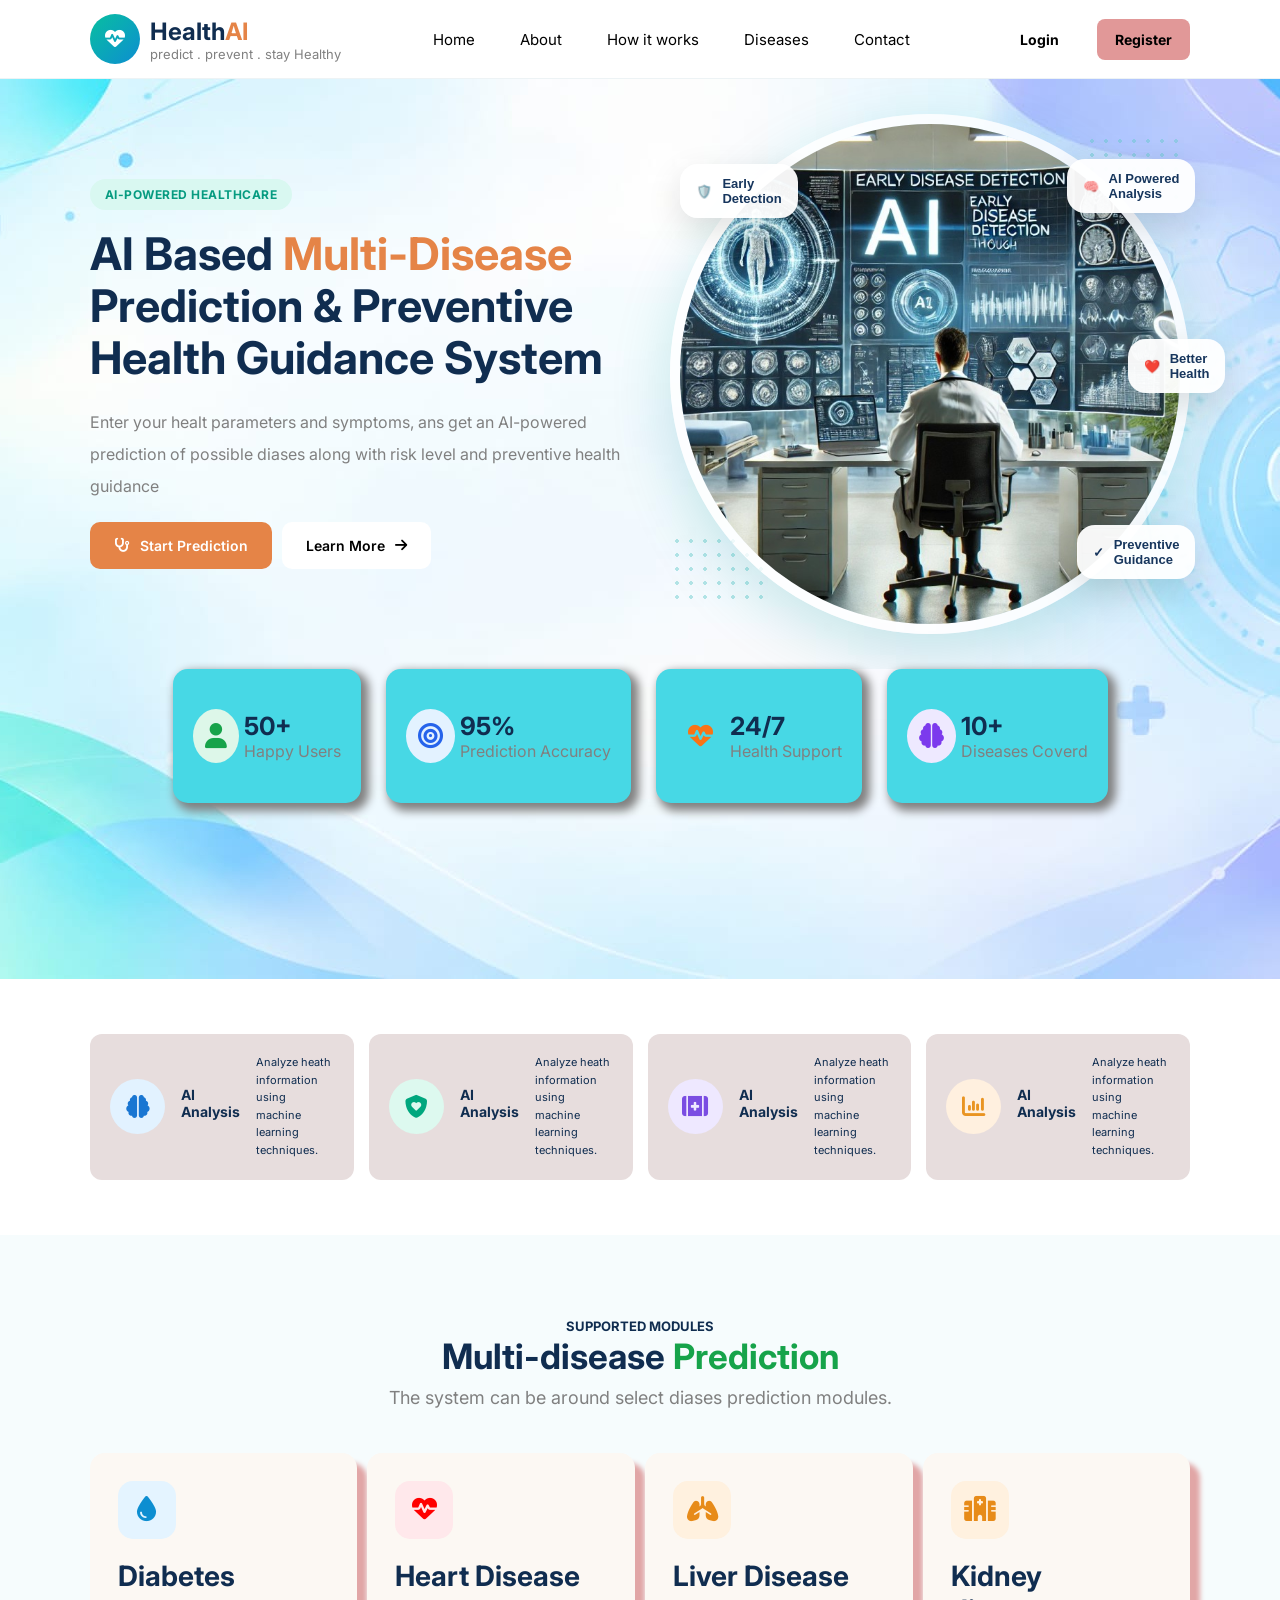
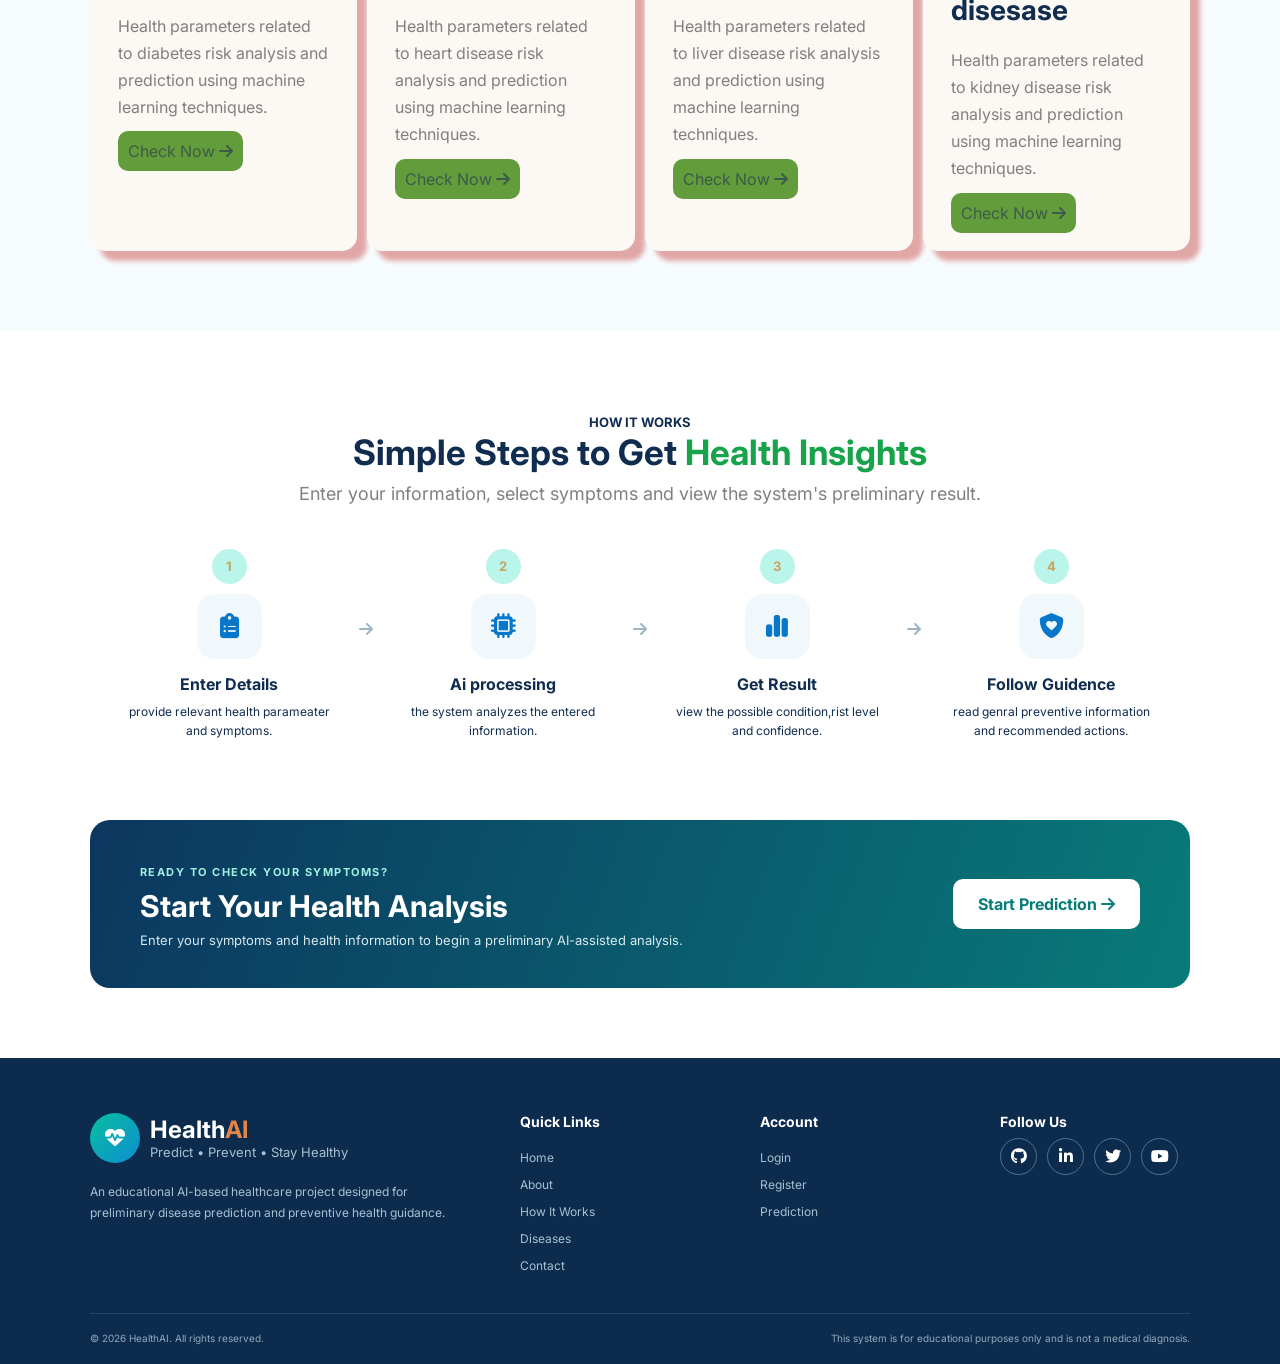
<file: index.html>
<!DOCTYPE html>
<html lang="en">
<head>
    <meta charset="UTF-8">
    <meta name="viewport" content="width=device-width, initial-scale=1.0">
    <title>HealthAI | AI Disease Prediction</title>
    <link rel="preconnect" href="https://fonts.googleapis.com">
    <link rel="preconnect" href="https://fonts.gstatic.com" crossorigin>
    <link href="https://fonts.googleapis.com/css2?family=Inter:wght@400;500;600;700;800&display=swap" rel="stylesheet">
    <link rel="stylesheet"
          href="https://cdnjs.cloudflare.com/ajax/libs/font-awesome/6.7.2/css/all.min.css">

    <link rel="stylesheet" href="style.css">
</head>
<body>
    <header class="navbar">
        <div class="logo">
            <div class="logo-icon">
                <i class="fa-solid fa-heart-pulse"></i>
            </div>
            <div>
                <h2>Health<span>AI</span></h2>
                <p>predict . prevent . stay Healthy</p>
            </div>
        </div>
        <nav>
            <a href="#">Home</a>
            <a href="#">About</a>
            <a href="#">How it works</a>
            <a href="#">Diseases</a>
            <a href="#">Contact</a>
        </nav>
        <div class="nav-button">
            <a href="login.html" class="login-button">Login</a>
            <a href="register.html" class="reg-button">Register</a>
        </div>
    </header>

   <section class="main">
    <div class="hero">
    <div class="hero-left">
        <span class="small-heading">
            AI-POWERED HEALTHCARE
        </span>
        <h1>
            AI Based
            <span>Multi-Disease</span>
            <br>
            Prediction & Preventive
            <br>
            Health Guidance System
        </h1>
        <p>Enter your healt parameters and symptoms, ans get an AI-powered prediction of possible diases along with risk level and preventive health guidance</p>
        <div class="hero-button">
            <a href="prediction.html" class="primary-btn">
                <i class="fa-solid fa-stethoscope"></i>
                Start Prediction
            </a>
             <a href="#how-it-works" class="secondary-btn">
                Learn More
                <i class="fa-solid fa-arrow-right"></i>
            </a>
        </div>
    </div>
    
    <!-- <div class="left-side">
        <img src="1737145242316.jpeg" alt="image">
    </div> -->
    <div class="hero-image-area">

    <!-- Main Image -->
    <div class="hero-image">
        <img src="1737145242316.jpeg" alt="AI Healthcare">
    </div>

    <!-- Around Image -->
    <div class="health-badge badge-top-left">
        🛡️
        <span>Early<br>Detection</span>
    </div>

    <div class="health-badge badge-top-right">
        🧠
        <span>AI Powered<br>Analysis</span>
    </div>

    <div class="health-badge badge-right">
        ❤️
        <span>Better<br>Health</span>
    </div>

    <div class="health-badge badge-bottom-right">
        ✓
        <span>Preventive<br>Guidance</span>
    </div>

    <!-- Decorative circles -->
    <div class="dot-pattern dots-1"></div>
    <div class="dot-pattern dots-2"></div>
</div>
</div>
<div class="health-stats">
    <div class="hero-content">
        <div class="hero-icon1 ">
            <i class="fa-solid fa-user"></i>
        </div>
        <div class="hero-p">
        <strong>50+</strong>
        <span>Happy Users</span>
        </div>
    </div>

     <div class="hero-content">
        <div class="hero-icon2">
           <i class="fa-solid fa-bullseye"></i>
        </div>
         <div class="hero-p">
        <strong>95%</strong>
        <span>Prediction Accuracy</span>
        </div>
    </div>


     <div class="hero-content">
        <div class="hero-icon3">
          <i class="fa-solid fa-heart-pulse"></i>
        </div>
         <div class="hero-p">
        <strong>24/7</strong>
        <span>Health Support</span>
        </div>
    </div>


     <div class="hero-content">
        <div class="hero-icon4">
            <i class="fa-solid fa-brain"></i>
        </div>
        <div class="hero-p">
        <strong>10+</strong>
        <span>Diseases Coverd</span>
        </div>
    </div>


</div>
   </section>
   <section class="feature">
    <div class="feature-card">
        <div class="feature-icon blue-icon">
            <i class="fa-solid fa-brain"></i>
        </div>
                <h3>AI Analysis</h3>
                <p>Analyze heath information using machine learning techniques.</p>
            </div>
        </div> 
    </div>


  <div class="feature-card">
        <div class="feature-icon green-icon">
            <i class="fa-solid fa-shield-heart"></i>
        </div>
                <h3>AI Analysis</h3>
                <p>Analyze heath information using machine learning techniques.</p>
            </div>
        </div> 
    </div>


  <div class="feature-card">
        <div class="feature-icon purple-icon">
            <i class="fa-solid fa-kit-medical"></i>
        </div>
                <h3>AI Analysis</h3>
                <p>Analyze heath information using machine learning techniques.</p>
            </div>
        </div> 
    </div>


      <div class="feature-card">
        <div class="feature-icon orange-icon">
            <i class="fa-solid fa-chart-column"></i>
        </div>
                <h3>AI Analysis</h3>
                <p>Analyze heath information using machine learning techniques.</p>
            </div>
        </div> 
    </div>
   </section>
  <section class="diseases">
        <div class="section-title">
            <span>SUPPORTED MODULES </span>
            <h3>Multi-disease <strong>Prediction</strong></h3>
            <p>The system can be around select diases prediction modules.</p>
        </div>
    </div>
    <div class="diseases-grid">
        <div class="diseases-box">
            <div class="box-icon diabetes-icon">
                <i class="fa-solid fa-droplet"></i>
            </div>
            <h3>Diabetes</h3>
            <p>Health parameters related to diabetes risk analysis and prediction using machine learning techniques.</p>
            <a href="prediction.html">
                Check Now <i class="fa-solid fa-arrow-right"></i>
            </a>
        </div>
         <div class="diseases-box">
            <div class="box-icon heart-icon">
                <i class="fa-solid fa-heart-pulse"></i>
            </div>
            <h3>Heart Disease</h3>
            <p>Health parameters related to heart disease risk analysis and prediction using machine learning techniques.</p>
            <a href="prediction.html">
                Check Now <i class="fa-solid fa-arrow-right"></i>
            </a>
        </div>

         <div class="diseases-box">
            <div class="box-icon liver-icon">
                <i class="fa-solid fa-lungs"></i>
            </div>
            <h3>Liver Disease</h3>
            <p>Health parameters related to liver disease risk analysis and prediction using machine learning techniques.</p>
            <a href="prediction.html">
                Check Now <i class="fa-solid fa-arrow-right"></i>
            </a>
        </div>

         <div class="diseases-box">
            <div class="box-icon liver-icon">
                <i class="fa-solid fa-hospital""></i>
            </div>
            <h3>Kidney disesase</h3>
            <p>Health parameters related to kidney disease risk analysis and prediction using machine learning techniques.</p>
            <a href="prediction.html">
                Check Now <i class="fa-solid fa-arrow-right"></i>
            </a>
        </div>

    </div>
  </section>
  <section class="how-it-work">
    <div class="section-title">
        <span>HOW IT WORKS</span>
         <h3>Simple Steps to Get <strong>Health Insights</strong> </h3>
         <p>Enter your information, select symptoms and view the system's preliminary result.</p>
         </div>
         <div class="steps">
            <div class="step">
                <div class="step-number">
                    1
                </div>
                <div class="step-icon">
                    <i class="fa-solid fa-clipboard-list"></i>
                </div>
                <h4>Enter Details</h4>
                <p>provide relevant health parameater and symptoms.</p>
            </div>

            <div class="arrow">
            <i class="fa-solid fa-arrow-right"></i>
        </div>


               <div class="step">
                <div class="step-number">
                    2
                </div>
                <div class="step-icon">
                    <i class="fa-solid fa-microchip"></i>
                </div>
                <h4>Ai processing</h4>
                <p>the system analyzes the entered information.</p>
            </div>

            <div class="arrow">
            <i class="fa-solid fa-arrow-right"></i>
        </div>



               <div class="step">
                <div class="step-number">
                    3
                </div>
                <div class="step-icon">
                    <i class="fa-solid fa-chart-simple"></i>
                </div>
                <h4>Get Result</h4>
                <p>view the possible condition,rist level and confidence.</p>
            </div>


            <div class="arrow">
            <i class="fa-solid fa-arrow-right"></i>
        </div>


               <div class="step">
                <div class="step-number">
                    4
                </div>
                <div class="step-icon">
                   <i class="fa-solid fa-shield-heart"></i>
                </div>
                <h4>Follow Guidence</h4>
               <p>read genral preventive information and recommended actions.</p>
            </div>

            </div>
  </section>
  <section class="cta">

    <div>

        <span>READY TO CHECK YOUR SYMPTOMS?</span>

        <h2>
            Start Your Health Analysis
        </h2>

        <p>
            Enter your symptoms and health information
            to begin a preliminary AI-assisted analysis.
        </p>

    </div>

    <a href="prediction.html" class="cta-btn">
        Start Prediction
        <i class="fa-solid fa-arrow-right"></i>
    </a>

</section>
<footer id="contact">
    <div class="footer-main">
        <div class="footer-brand">
            <div class="logo footer-logo">
                <div class="logo-icon">
                    <i class="fa-solid fa-heart-pulse"></i>
                </div>
                <div>
                    <h2>Health<span>AI</span></h2>
                    <p>Predict • Prevent • Stay Healthy</p>
                </div>
            </div>
            <p class="footer-text">
                An educational AI-based healthcare project
                designed for preliminary disease prediction
                and preventive health guidance.
            </p>
        </div>
        <div class="footer-links">
            <h3>Quick Links</h3>
            <a href="index.html">Home</a>
            <a href="#about">About</a>
            <a href="#how-it-works">How It Works</a>
            <a href="#diseases">Diseases</a>
            <a href="#contact">Contact</a>
        </div>
        <div class="footer-links">
            <h3>Account</h3>
            <a href="login.html">Login</a>
            <a href="register.html">Register</a>
            <a href="prediction.html">Prediction</a>
        </div>
        <div class="footer-social">
            <h3>Follow Us</h3>
            <div class="social-icons">
                <a href="https://github.com/settings/profile">
                    <i class="fa-brands fa-github"></i>
                </a>
                <a href="https://www.linkedin.com/in/rajnish-yadav-671202396?utm_source=share&utm_campaign=share_via&utm_content=profile&utm_medium=android_app">
                    <i class="fa-brands fa-linkedin-in"></i>
                </a>
                <a href="#">
                    <i class="fa-brands fa-twitter"></i>
                </a>
                <a href="#">
                    <i class="fa-brands fa-youtube"></i>
                </a>
            </div>
        </div>
    </div>
    <div class="footer-bottom">
        <p>
            © 2026 HealthAI. All rights reserved.
        </p>
        <p>
            This system is for educational purposes only
            and is not a medical diagnosis.
        </p>
    </div>
</footer>



</html>
</file>
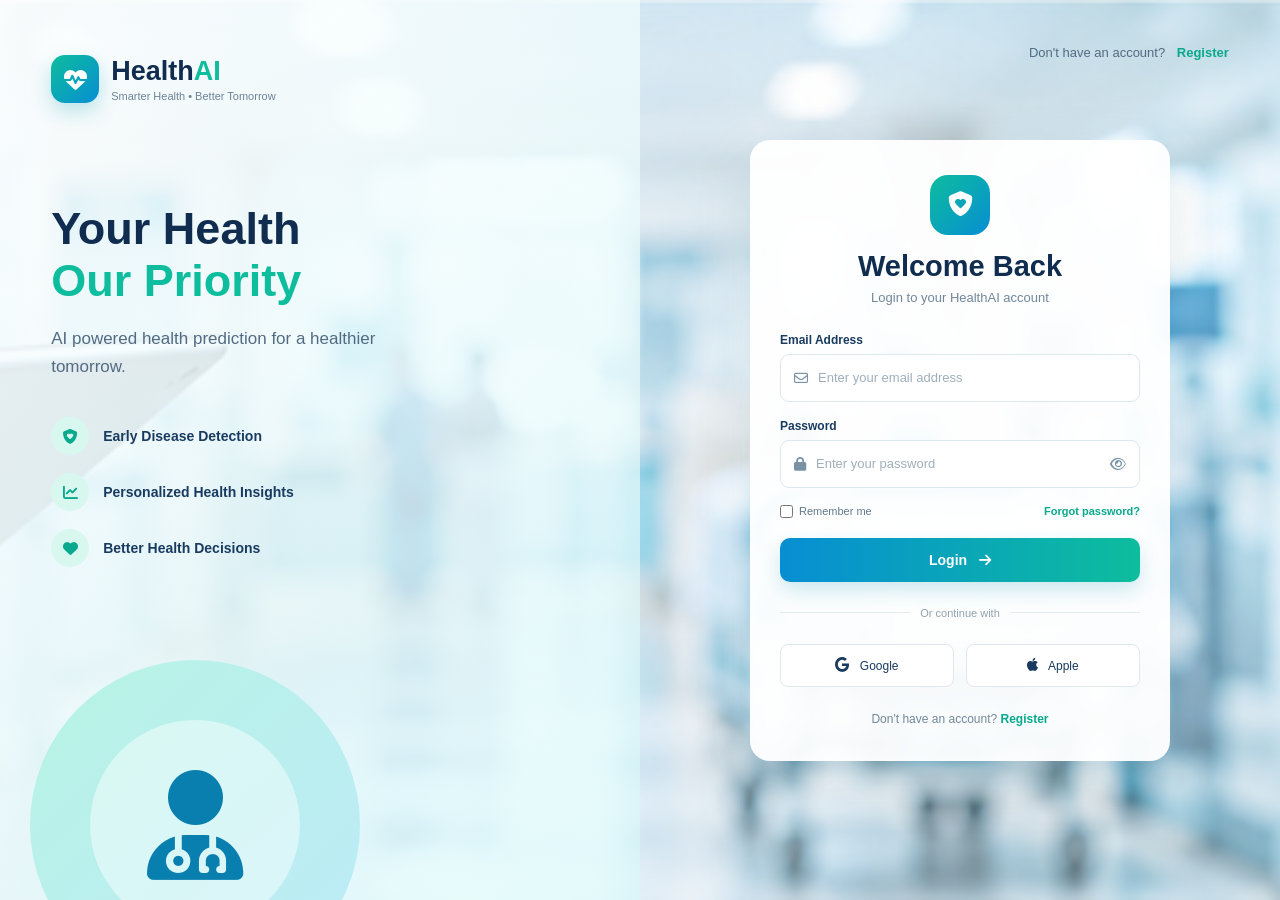
<file: login.html>
<!DOCTYPE html>
<html lang="en">

<head>
    <meta charset="UTF-8">
    <meta name="viewport" content="width=device-width, initial-scale=1.0">

    <title>HealthAI - Login</title>

    <!-- Font Awesome -->
    <link rel="stylesheet"
        href="https://cdnjs.cloudflare.com/ajax/libs/font-awesome/6.7.2/css/all.min.css">

    <!-- External CSS -->
    <link rel="stylesheet" href="auth.css">
</head>

<body>

    <div class="auth-page">

        <!-- LEFT SIDE -->
        <div class="auth-info">

            <div class="brand">

                <div class="brand-icon">
                    <i class="fa-solid fa-heart-pulse"></i>
                </div>

                <div>
                    <h2>Health<span>AI</span></h2>
                    <p>Smarter Health • Better Tomorrow</p>
                </div>

            </div>


            <div class="info-content">

                <h1>
                    Your Health
                    <span>Our Priority</span>
                </h1>

                <p class="info-description">
                    AI powered health prediction for a healthier tomorrow.
                </p>


                <div class="health-features">

                    <div class="health-feature">
                        <div class="feature-icon">
                            <i class="fa-solid fa-shield-heart"></i>
                        </div>

                        <span>Early Disease Detection</span>
                    </div>


                    <div class="health-feature">
                        <div class="feature-icon">
                            <i class="fa-solid fa-chart-line"></i>
                        </div>

                        <span>Personalized Health Insights</span>
                    </div>


                    <div class="health-feature">
                        <div class="feature-icon">
                            <i class="fa-solid fa-heart"></i>
                        </div>

                        <span>Better Health Decisions</span>
                    </div>

                </div>

            </div>


            <div class="doctor-area">

                <div class="doctor-circle">
                    <i class="fa-solid fa-user-doctor"></i>
                </div>

            </div>

        </div>


        <!-- RIGHT SIDE -->

        <div class="auth-form-area">

            <div class="top-link">
                Don't have an account?
                <a href="register.html">Register</a>
            </div>


            <div class="auth-box">

                <div class="form-icon">
                    <i class="fa-solid fa-shield-heart"></i>
                </div>


                <h2>Welcome Back</h2>

                <p class="form-subtitle">
                    Login to your HealthAI account
                </p>


                <form>

                    <label>Email Address</label>

                    <div class="input-box">

                        <i class="fa-regular fa-envelope"></i>

                        <input
                            type="email"
                            placeholder="Enter your email address"
                            required>

                    </div>


                    <label>Password</label>

                    <div class="input-box">

                        <i class="fa-solid fa-lock"></i>

                        <input
                            type="password"
                            placeholder="Enter your password"
                            required>

                        <i class="fa-regular fa-eye password-eye"></i>

                    </div>


                    <div class="form-options">

                        <label class="remember">

                            <input type="checkbox">

                            <span>Remember me</span>

                        </label>


                        <a href="#">
                            Forgot password?
                        </a>

                    </div>


                    <button class="auth-btn" type="submit">

                        Login

                        <i class="fa-solid fa-arrow-right"></i>

                    </button>

                </form>


                <div class="or">

                    <span></span>

                    Or continue with

                    <span></span>

                </div>


                <div class="social-login">

                    <button>
                        <i class="fa-brands fa-google"></i>
                        Google
                    </button>

                    <button>
                        <i class="fa-brands fa-apple"></i>
                        Apple
                    </button>

                </div>


                <p class="bottom-text">

                    Don't have an account?

                    <a href="register.html">
                        Register
                    </a>

                </p>

            </div>

        </div>

    </div>

</body>

</html>
</file>
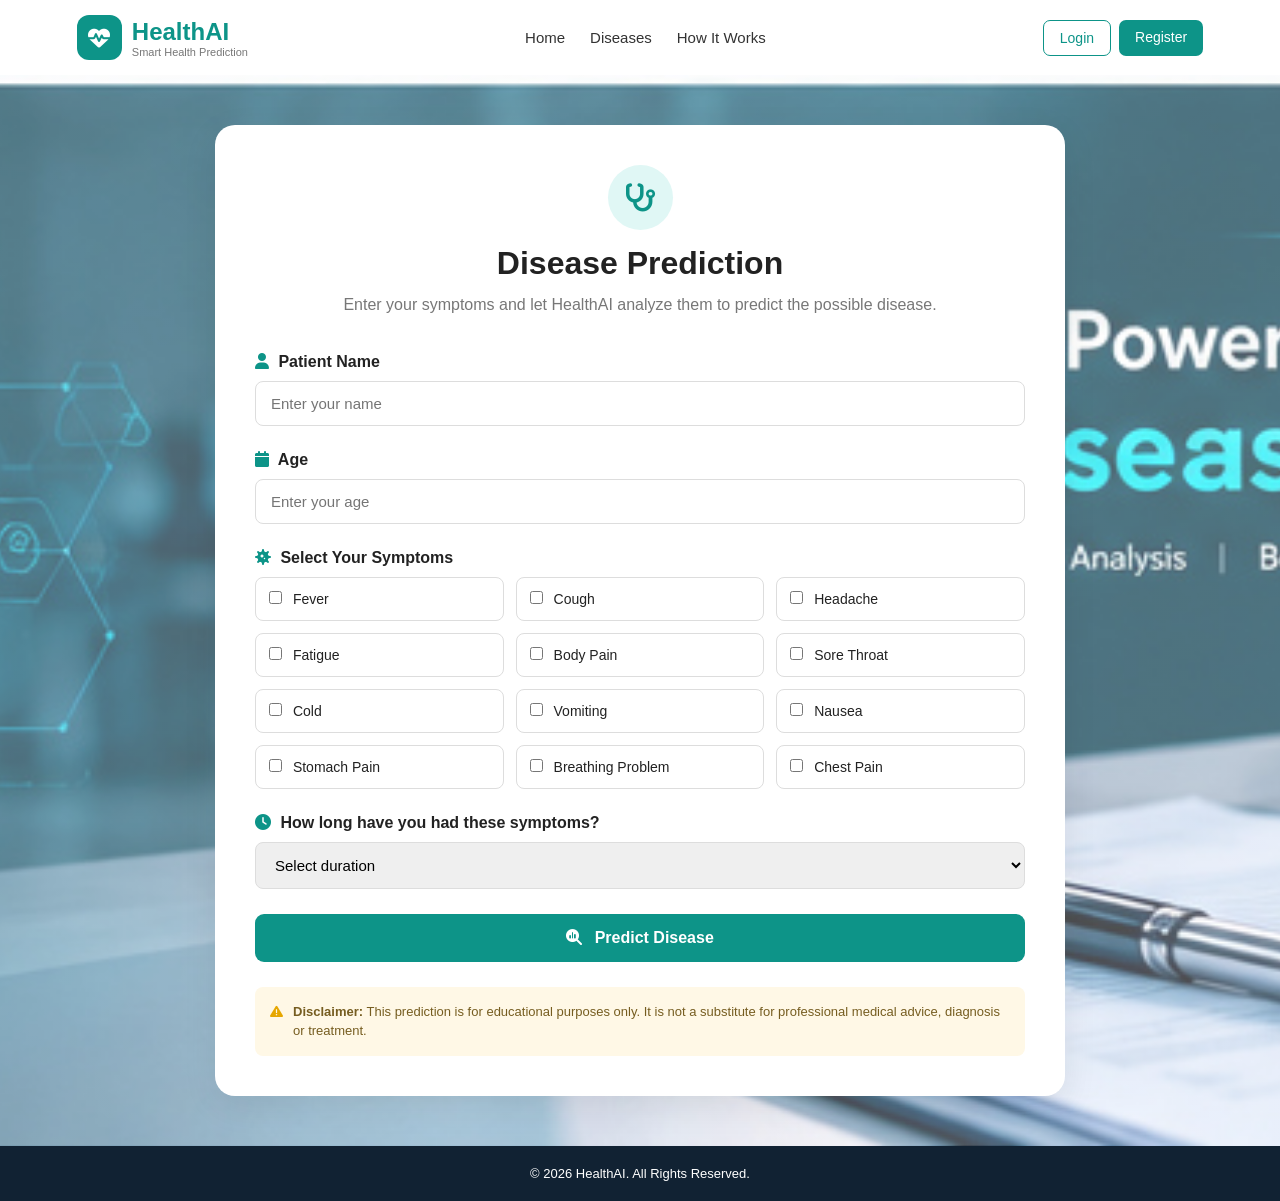
<file: prediction.html>
<!DOCTYPE html>
<html lang="en">

<head>
    <meta charset="UTF-8">
    <meta name="viewport" content="width=device-width, initial-scale=1.0">

    <title>HealthAI - Disease Prediction</title>

    <!-- Font Awesome -->
    <link rel="stylesheet"
        href="https://cdnjs.cloudflare.com/ajax/libs/font-awesome/6.7.2/css/all.min.css">

    <!-- CSS -->
    <link rel="stylesheet" href="prediction.css">
</head>

<body>

    <!-- Navbar -->
    <header class="navbar">

        <div class="logo">
            <div class="logo-icon">
                <i class="fa-solid fa-heart-pulse"></i>
            </div>

            <div>
                <h2>HealthAI</h2>
                <p>Smart Health Prediction</p>
            </div>
        </div>

        <nav>
            <a href="index.html">Home</a>
            <a href="index.html#diseases">Diseases</a>
            <a href="index.html#how-it-work">How It Works</a>
        </nav>

        <div class="nav-button">
            <a href="login.html" class="login-button">Login</a>
            <a href="register.html" class="reg-button">Register</a>
        </div>

    </header>


    <!-- Prediction Page -->
    <main class="prediction-page">

        <div class="prediction-container">

            <!-- Heading -->
            <div class="prediction-header">

                <div class="prediction-icon">
                    <i class="fa-solid fa-stethoscope"></i>
                </div>

                <h1>Disease Prediction</h1>

                <p>
                    Enter your symptoms and let HealthAI
                    analyze them to predict the possible disease.
                </p>

            </div>


            <!-- Form -->
            <form id="predictionForm">

                <!-- Name -->
                <div class="form-group">

                    <label for="name">
                        <i class="fa-solid fa-user"></i>
                        Patient Name
                    </label>

                    <input
                        type="text"
                        id="name"
                        placeholder="Enter your name"
                        required
                    >

                </div>


                <!-- Age -->
                <div class="form-group">

                    <label for="age">
                        <i class="fa-solid fa-calendar"></i>
                        Age
                    </label>

                    <input
                        type="number"
                        id="age"
                        placeholder="Enter your age"
                        min="1"
                        max="120"
                        required
                    >

                </div>


                <!-- Symptoms -->
                <div class="form-group">

                    <label>
                        <i class="fa-solid fa-virus"></i>
                        Select Your Symptoms
                    </label>

                    <div class="symptoms-grid">

                        <label class="symptom">
                            <input type="checkbox" value="fever">
                            <span>Fever</span>
                        </label>

                        <label class="symptom">
                            <input type="checkbox" value="cough">
                            <span>Cough</span>
                        </label>

                        <label class="symptom">
                            <input type="checkbox" value="headache">
                            <span>Headache</span>
                        </label>

                        <label class="symptom">
                            <input type="checkbox" value="fatigue">
                            <span>Fatigue</span>
                        </label>

                        <label class="symptom">
                            <input type="checkbox" value="body_pain">
                            <span>Body Pain</span>
                        </label>

                        <label class="symptom">
                            <input type="checkbox" value="sore_throat">
                            <span>Sore Throat</span>
                        </label>

                        <label class="symptom">
                            <input type="checkbox" value="cold">
                            <span>Cold</span>
                        </label>

                        <label class="symptom">
                            <input type="checkbox" value="vomiting">
                            <span>Vomiting</span>
                        </label>

                        <label class="symptom">
                            <input type="checkbox" value="nausea">
                            <span>Nausea</span>
                        </label>

                        <label class="symptom">
                            <input type="checkbox" value="stomach_pain">
                            <span>Stomach Pain</span>
                        </label>

                        <label class="symptom">
                            <input type="checkbox" value="breathing_problem">
                            <span>Breathing Problem</span>
                        </label>

                        <label class="symptom">
                            <input type="checkbox" value="chest_pain">
                            <span>Chest Pain</span>
                        </label>

                    </div>

                </div>


                <!-- Duration -->
                <div class="form-group">

                    <label for="duration">
                        <i class="fa-solid fa-clock"></i>
                        How long have you had these symptoms?
                    </label>

                    <select id="duration" required>

                        <option value="">
                            Select duration
                        </option>

                        <option value="1-2">
                            1 - 2 Days
                        </option>

                        <option value="3-5">
                            3 - 5 Days
                        </option>

                        <option value="6-10">
                            6 - 10 Days
                        </option>

                        <option value="10+">
                            More than 10 Days
                        </option>

                    </select>

                </div>


                <!-- Button -->
                <button type="submit" class="predict-button">

                    <i class="fa-solid fa-magnifying-glass-chart"></i>

                    Predict Disease

                </button>

            </form>


            <!-- Result -->
            <div class="prediction-result" id="predictionResult">

                <div class="result-icon">
                    <i class="fa-solid fa-shield-heart"></i>
                </div>

                <h2>Prediction Result</h2>

                <p id="resultText">
                    Your prediction result will appear here.
                </p>

                <div class="accuracy">

                    <span>Prediction Confidence</span>

                    <strong id="confidence">
                        --%
                    </strong>

                </div>

            </div>


            <!-- Disclaimer -->
            <div class="disclaimer">

                <i class="fa-solid fa-triangle-exclamation"></i>

                <p>
                    <strong>Disclaimer:</strong>
                    This prediction is for educational purposes only.
                    It is not a substitute for professional medical advice,
                    diagnosis or treatment.
                </p>

            </div>

        </div>

    </main>


    <!-- Footer -->
    <footer>
        <p>© 2026 HealthAI. All Rights Reserved.</p>
    </footer>


    <!-- JavaScript -->
    <script src="prediction.js"></script>

</body>

</html>
</file>
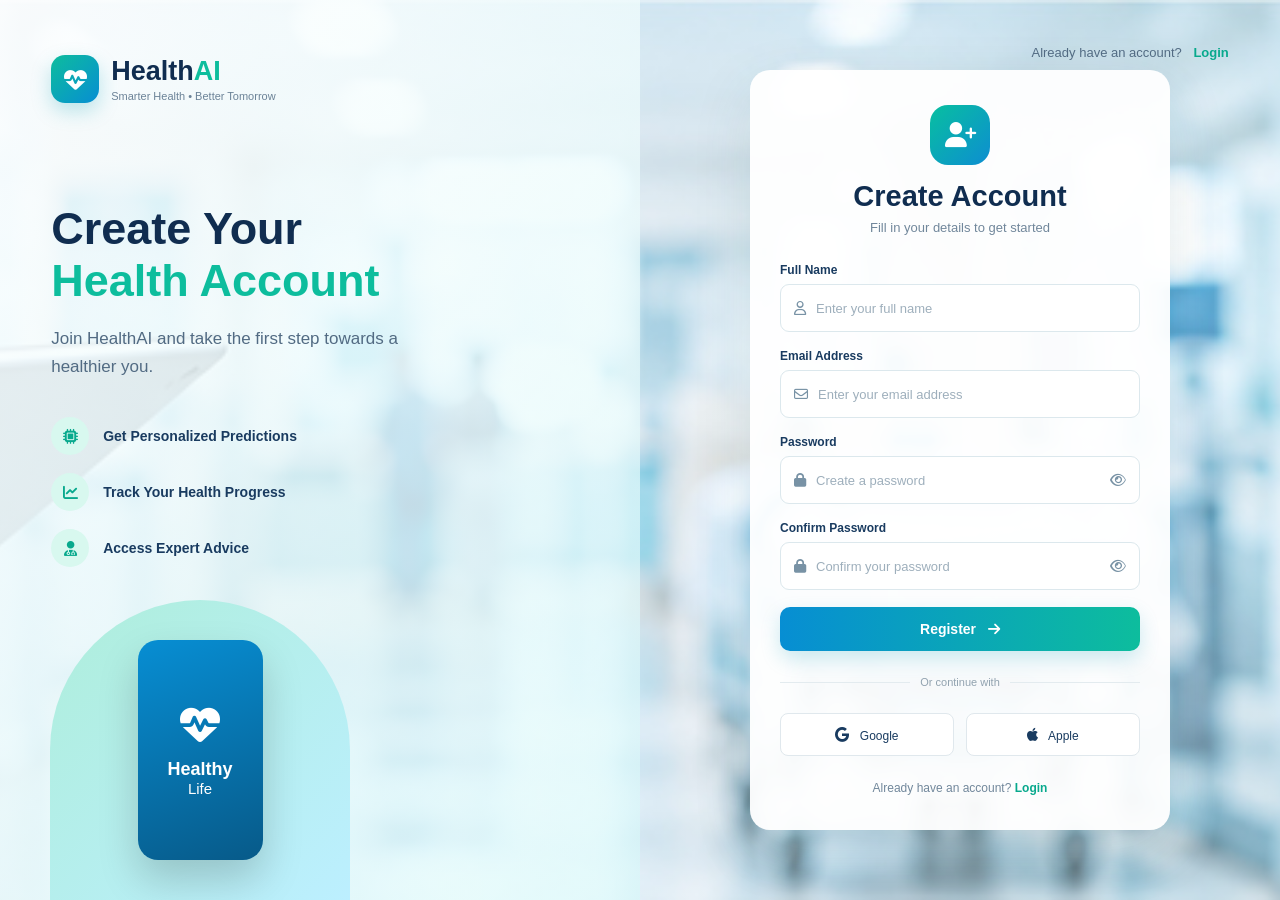
<file: register.html>
<!DOCTYPE html>
<html lang="en">

<head>

    <meta charset="UTF-8">

    <meta name="viewport"
        content="width=device-width, initial-scale=1.0">

    <title>HealthAI - Register</title>


    <!-- Font Awesome -->

    <link rel="stylesheet"
        href="https://cdnjs.cloudflare.com/ajax/libs/font-awesome/6.7.2/css/all.min.css">


    <!-- External CSS -->

    <link rel="stylesheet" href="auth.css">

</head>


<body>


    <div class="auth-page">


        <!-- LEFT SIDE -->

        <div class="auth-info register-info">


            <div class="brand">

                <div class="brand-icon">

                    <i class="fa-solid fa-heart-pulse"></i>

                </div>


                <div>

                    <h2>
                        Health<span>AI</span>
                    </h2>

                    <p>
                        Smarter Health • Better Tomorrow
                    </p>

                </div>

            </div>



            <div class="info-content">

                <h1>

                    Create Your

                    <span>
                        Health Account
                    </span>

                </h1>


                <p class="info-description">

                    Join HealthAI and take the first step
                    towards a healthier you.

                </p>



                <div class="health-features">


                    <div class="health-feature">

                        <div class="feature-icon">

                            <i class="fa-solid fa-microchip"></i>

                        </div>

                        <span>
                            Get Personalized Predictions
                        </span>

                    </div>



                    <div class="health-feature">

                        <div class="feature-icon">

                            <i class="fa-solid fa-chart-line"></i>

                        </div>

                        <span>
                            Track Your Health Progress
                        </span>

                    </div>



                    <div class="health-feature">

                        <div class="feature-icon">

                            <i class="fa-solid fa-user-doctor"></i>

                        </div>

                        <span>
                            Access Expert Advice
                        </span>

                    </div>


                </div>

            </div>



            <!-- HEALTH ILLUSTRATION -->

            <div class="health-illustration">

                <div class="phone">

                    <i class="fa-solid fa-heart-pulse"></i>

                    <span>
                        Healthy
                    </span>

                    <small>
                        Life
                    </small>

                </div>

            </div>


        </div>



        <!-- RIGHT SIDE -->

        <div class="auth-form-area">


            <div class="top-link">

                Already have an account?

                <a href="login.html">
                    Login
                </a>

            </div>



            <div class="auth-box register-box">


                <div class="form-icon register-icon">

                    <i class="fa-solid fa-user-plus"></i>

                </div>


                <h2>
                    Create Account
                </h2>


                <p class="form-subtitle">

                    Fill in your details to get started

                </p>



                <form>


                    <!-- NAME -->

                    <label>
                        Full Name
                    </label>


                    <div class="input-box">

                        <i class="fa-regular fa-user"></i>

                        <input
                            type="text"
                            placeholder="Enter your full name"
                            required>

                    </div>



                    <!-- EMAIL -->

                    <label>
                        Email Address
                    </label>


                    <div class="input-box">

                        <i class="fa-regular fa-envelope"></i>

                        <input
                            type="email"
                            placeholder="Enter your email address"
                            required>

                    </div>



                    <!-- PASSWORD -->

                    <label>
                        Password
                    </label>


                    <div class="input-box">

                        <i class="fa-solid fa-lock"></i>

                        <input
                            type="password"
                            placeholder="Create a password"
                            required>

                        <i class="fa-regular fa-eye password-eye"></i>

                    </div>



                    <!-- CONFIRM PASSWORD -->

                    <label>
                        Confirm Password
                    </label>


                    <div class="input-box">

                        <i class="fa-solid fa-lock"></i>

                        <input
                            type="password"
                            placeholder="Confirm your password"
                            required>

                        <i class="fa-regular fa-eye password-eye"></i>

                    </div>



                    <!-- BUTTON -->

                    <button
                        class="auth-btn"
                        type="submit">

                        Register

                        <i class="fa-solid fa-arrow-right"></i>

                    </button>


                </form>



                <!-- SOCIAL -->

                <div class="or">

                    <span></span>

                    Or continue with

                    <span></span>

                </div>



                <div class="social-login">


                    <button>

                        <i class="fa-brands fa-google"></i>

                        Google

                    </button>


                    <button>

                        <i class="fa-brands fa-apple"></i>

                        Apple

                    </button>


                </div>



                <p class="bottom-text">

                    Already have an account?

                    <a href="login.html">
                        Login
                    </a>

                </p>


            </div>

        </div>


    </div>


</body>

</html>
</file>
<file: style.css>
*{
    padding: 0;
    margin: 0;
}
html{
    scroll-behavior: smooth;
}
body {
    font-family: "Inter", sans-serif;
    background: #ffffff;
    color: #102d50;
}
a{
    text-decoration: none;
}
.navbar{
    
    border-bottom: 1px solid #edf3f5;
    padding: 0 7%;
    display: flex;
    justify-content: space-between;
    position: sticky;
    z-index: 1000;
    top: 0%;
    background: rgb(238, 222, 222);
    height: 78px;
    background: transparent;

}
.logo{
    display: flex;
    align-items: center;
    gap: 10px;
}
.logo-icon{
    display: flex;
     background: linear-gradient(135deg, #08bfa0, #0d8ed1);
    color: white;
    border-radius: 50%;
    font-size:20px;
    padding: 15px;
    align-items: center;
}
h2 span{
    color: #e58447;
}
.logo p{
    color: gray;
    font-size: small;
}
nav{
    align-items: center;
    display: flex;
    gap: 45px;
    font-size: 15px;
}
nav a{
    color: black;
}
.nav-button{
    align-items: center;
    display: flex;
    gap: 20px;
}
.login-button{
    transition: 0.3s;
    color: black;
    background-color: white;
    border-radius: 8px;
    padding: 12px 18px;
    font-size: 14px;
    font-weight: bold;
}
.login-button:hover{
    background-color:#e58447;
}
.reg-button{
     transition: 0.3s;
    color: black;
    background-color: rgb(225, 152, 152);
    border-radius: 8px;
    padding: 12px 18px;
    font-size: 14px;
    font-weight: bold;
}
.reg-button:hover{
    background-color:#e58447;
}
.main{
    background-image: url('background.jpeg');
    background-position: center;
    background-repeat: no-repeat;
    height: 100vh;
    background-size: cover;
}
.hero{
     min-height: 450px;
    padding: 55px 7%;
    display: flex;
    align-items: center;
    justify-content: space-between;
    overflow: hidden;
    
}
.hero-left{
    width: 50%;
    z-index: 2;
}
.small-heading{
    display: inline-block;
    background: #d9f8f1;
    color: #069b80;
    padding: 8px 15px;
    border-radius: 30px;
    font-size: 12px;
    font-weight: 700;
    letter-spacing: .5px;
    margin-bottom: 18px;
}
.hero h1{
    font-size: 45px;
     line-height: 1.15;
    color: var(--navy);
    margin-bottom: 22px;
}
h1 span{
    color: #e58447;
}
.hero p{
    color: gray;
    margin-bottom: 20px;
    line-height: 2;
}
.hero-button{
    display: flex;
    gap: 10px;
}
.primary-btn,
.secondary-btn{
    background-color: #e58447;
     display: flex;
    align-items: center;
    gap: 10px;
    padding: 15px 24px;
    border-radius: 10px;
    font-weight: 600;
    font-size: 14px;
}
 /* .left-side img{

     width: 550px;
    height: 550px;
    border-radius: 50%;
    object-fit: cover;
 } */
.primary-btn{
    color: white;
    transition: 0.3s;
}
.primary-btn:hover{
    background-color: brown;
}
.secondary-btn{
    color: black;
    background-color: white;
}
.secondary-btn:hover{
    background-color: #4e86c9;
}
.hero-image-area {
    position: relative;
    width: 520px;
    height: 480px;
    display: flex;
    justify-content: center;
    align-items: center;
}

.hero-image {
    width: 500px;
    height: 500px;
    border-radius: 50%;
    overflow: hidden;
    position: relative;
    z-index: 2;
    box-shadow: 0 20px 60px rgba(0, 150, 150, .20);
    border: 10px solid rgba(255,255,255,.8);
}

.hero-image img {
    width: 100%;
    height: 100%;
    object-fit: cover;
}



.health-badge {
    position: absolute;
    z-index: 5;
    background: rgba(255,255,255,.95);
    border-radius: 18px;
    padding: 12px 16px;
    display: flex;
    align-items: center;
    gap: 10px;
    box-shadow: 0 12px 35px rgba(0,0,0,.12);
    font-family: Arial, sans-serif;
    font-size: 13px;
    font-weight: 600;
    color: #17365d;
}

.health-badge:first-letter {
    font-size: 22px;
}

.badge-top-left {
    top: 30px;
    left: 10px;
}

.badge-top-right {
    top: 25px;
    right: -5px;
}

.badge-right {
    right: -35px;
    top: 205px;
}

.badge-bottom-right {
    right: -5px;
    bottom: 35px;
}
.dot-pattern {
    position: absolute;
    width: 100px;
    height: 70px;
    background-image: radial-gradient(#63caca 2px, transparent 2px);
    background-size: 14px 14px;
    opacity: .45;
}

.dots-1 {
    top: 0;
    right: 5px;
}

.dots-2 {
    bottom: 10px;
    left: 0;
}
.sec{
    background-color: #0d8ed1;
}
.health-stats{
    display: flex;
    justify-content: center;
    align-items: center;
    gap: 25px;
    border-radius: 10px;
}
.hero-content{
    display: flex;
    gap: 5px;
    background-color: #47d8e5;
    border-radius: 15px;
    padding: 40px 20px;
    box-shadow: 5px 5px 10px 3px gray;
    transition: 0.3s;
}
.hero-content:hover{
   transform: translateX(70px) translateY(-30px);
}
.hero-icon1{
    font-size: 25px;
    padding: 12px;
    color: #16A34A;
    background-color: #DDF7E9;
    border-radius: 50%;
}
.hero-icon2{
    font-size: 25px;
    padding: 12px;
    color: #2563EB;
    background-color:#E3F2FF;
    border-radius: 50%;
}
.hero-icon3{
    font-size: 25px;
    padding: 12px;
    color: #f97316;
    background-color: FFF0DE;
    border-radius: 50%;
}
.hero-icon4{
    font-size: 25px;
    padding: 12px;
    color: #7C3AED;
    background-color: #EEE9FF;
    border-radius: 50%;
}
.hero-p{
    /* align-items: center; */
    justify-content: center;
    display: flex;
    flex-direction: column;
}
.hero-p strong{
    font-size: 25px;
}
.hero-p span{
    color: gray;
}
.feature{
    display: grid;
    grid-template-columns: repeat(4,1fr);
    padding: 55px 7%;
    gap: 15px;
}
.feature-card{
    display: flex;
    align-items: center;
    gap: 16px;
    padding: 20px;
    border: 1px solid var(--border);
    border-radius: 12px;
    background: rgb(231, 221, 221);
    transition: .3s;
}
.feature-card:hover {
    transform: translateY(-5px);
    box-shadow: 0 12px 30px rgba(20, 80, 100, .1);
}

.feature-icon {
    min-width: 55px;
    height: 55px;
    border-radius: 50%;
    display: flex;
    align-items: center;
    justify-content: center;
    font-size: 23px;
}

.blue-icon {
    background: #e2f2ff;
    color: #1976d2;
}

.green-icon {
    background: #ddf9ef;
    color: #00a77e;
}

.purple-icon {
    background: #eee8ff;
    color: #7a4de2;
}

.orange-icon {
    background: #fff0df;
    color: #e99422;
}

.feature-card h3 {
    font-size: 14px;
    margin-bottom: 7px;
}

.feature-card p {
    color: var(--text);
    font-size: 11px;
    line-height: 1.6;
}
.section-title {
    text-align: center;
    max-width: 700px;
    margin: 0 auto 45px;
}
.diseases {
    padding: 80px 7%;
    background: #f6fcfd;
}
.section-title span {
    font-size: small;
    font-weight: bold;
    padding-bottom: 15px;
}
.section-title h3{
    font-size: 35px;
    padding-bottom: 10px;
}
.section-title strong{
    color: #16A34A;
}
.section-title p{
    color: gray;
    font-size: 18px;
}
.diseases-grid{
    display: grid;
    grid-template-columns: repeat(4,1fr);
    padding: 20x;
     gap: 10px;
}
.diseases-box{
    background-color: #fcf8f3;
    padding: 28px;
    border-radius: 15px;
     box-shadow: 10px 10px 5px rgb(225, 166, 166);
     transition: 0.3s;
    
}
.diseases-box:hover{
    transform: translate(-4px ,10px);
}
.box-icon{
    display: flex;
    align-items: center;
    justify-content: center;
    width: 58px;
    font-size: 25px;
    margin-bottom: 20px;
    height: 58px;
    border-radius: 15px;
}
.diabetes-icon{
    color: #0d8ed1;
    background-color: #e4f4ff;
}
.diseases-box h3{
    font-size: 28px;
    margin-bottom: 20px;
}
.diseases-box p{
    color: grey;
    line-height: 1.7;
    margin-bottom: 20px;
}
.diseases-box a{
    color: #3e5b49;
    background-color: #629c3b;
    padding: 10px;
    border-radius: 10px;
}
.heart-icon{
   color: red;
   background-color: #ffe8eb;
}
.liver-icon{
    background: #fff1df;
    color: #e78b19;
}
.how-it-work{
    padding: 80px 7%;
}
.steps{
    display: flex;
    align-items: flex-start;
    justify-content: center;
    gap: 25px;
}
.step{
     text-align: center;
    max-width: 210px;
    position: relative;
}
.arrow {
    margin-top: 70px;
    color: #9bb5c5;
}
.step-number{
    font-size: 13px;
    width: 35px;
    height: 35px;
    border-radius: 50%;
    background-color: #b9f5eb;
    display: flex;
    align-items: center;
    justify-content: center;
    margin: auto;
    font-weight: 700;
    color: rgb(202, 163, 91);

}
.step-icon{
    width: 65px;
    height: 65px;
    margin: 10px auto 15px;
    border-radius: 18px;
    background-color: #f0f8fc;
    display: flex;
    align-items: center;
    justify-content: center;
    color: #0876c9;
    font-size: 25px;
}
.step h4{
    margin-bottom: 8px;
}
.step p{
    color: var(--text);
    font-size: 12px;
    line-height: 1.6;
}
.cta {
    margin: 0 7% 70px;
    padding: 40px 50px;
    border-radius: 20px;
    background: linear-gradient(110deg, #0c365f, #087b79);
    color: white;
    display: flex;
    align-items: center;
    justify-content: space-between;
}

.cta span {
    font-size: 11px;
    letter-spacing: 1.5px;
    color: #9ff0df;
    font-weight: 700;
}

.cta h2 {
    font-size: 30px;
    margin: 8px 0;
}

.cta p {
    color: #d6e9ef;
    font-size: 13px;
}

.cta-btn {
    background: white;
    color: #087d78;
    padding: 15px 25px;
    border-radius: 10px;
    font-weight: 700;
    white-space: nowrap;
}

footer {
    background: #0d2b4c;
    color: white;
    padding: 55px 7% 20px;
}

.footer-main {
    display: grid;
    grid-template-columns: 2fr 1fr 1fr 1fr;
    gap: 50px;
}

.footer-logo h2 {
    color: white;
}

.footer-logo p {
    color: #a9c0d2;
}

.footer-text {
    color: #a9c0d2;
    max-width: 370px;
    font-size: 12px;
    line-height: 1.8;
    margin-top: 18px;
}

.footer-links {
    display: flex;
    flex-direction: column;
    gap: 12px;
}

.footer-links h3,
.footer-social h3 {
    font-size: 14px;
    margin-bottom: 8px;
}

.footer-links a {
    color: #a9c0d2;
    font-size: 12px;
}

.footer-links a:hover {
    color: white;
}

.social-icons {
    display: flex;
    gap: 10px;
}

.social-icons a {
    width: 35px;
    height: 35px;
    border: 1px solid #53718c;
    border-radius: 50%;
    display: flex;
    align-items: center;
    justify-content: center;
    color: white;
}

.social-icons a:hover {
    background: var(--primary);
    border-color: var(--primary);
}

.footer-bottom {
    border-top: 1px solid #294865;
    margin-top: 40px;
    padding-top: 18px;
    display: flex;
    justify-content: space-between;
    gap: 20px;
}

.footer-bottom p {
    color: #91a9bd;
    font-size: 10px;
}
@media (max-width: 1100px) {

    .navbar {
        padding: 0 4%;
    }

    nav {
        gap: 20px;
    }

    .hero {
        padding: 45px 4%;
    }

    .hero h1 {
        font-size: 38px;
    }

    .hero-image-area {
        transform: scale(0.85);
    }

    .feature {
        padding: 40px 4%;
    }

    .diseases,
    .how-it-work {
        padding-left: 4%;
        padding-right: 4%;
    }

    .footer-main {
        grid-template-columns: 2fr 1fr 1fr;
    }
}


@media (max-width: 850px) {
    .navbar {
        padding: 0 5%;
        height: 70px;
    }

    nav {
        display: none;
    }

    .nav-button {
        gap: 8px;
    }

    .login-button,
    .reg-button {
        padding: 9px 12px;
        font-size: 12px;
    }


    .main {
        height: auto;
        min-height: 100vh;
    }

    .hero {
        flex-direction: column;
        text-align: center;
        padding: 45px 5%;
    }

    .hero-left {
        width: 100%;
    }

    .hero h1 {
        font-size: 38px;
    }

    .hero p {
        font-size: 14px;
        line-height: 1.7;
    }

    .hero-button {
        justify-content: center;
        flex-wrap: wrap;
    }

    .primary-btn,
    .secondary-btn {
        padding: 13px 18px;
    }
    .hero-image-area {
        width: 100%;
        height: 400px;
        margin-top: 30px;
        transform: scale(0.75);
    }

    .hero-image {
        width: 420px;
        height: 420px;
    }

    .health-badge {
        font-size: 11px;
        padding: 9px 12px;
    }

    .badge-right {
        right: -10px;
    }
    .health-stats {
        flex-wrap: wrap;
        padding: 20px;
        gap: 15px;
    }

    .hero-content {
        padding: 20px 15px;
        min-width: 180px;
    }

    .hero-content:hover {
        transform: translateY(-5px);
    }

    .feature {
        grid-template-columns: repeat(2, 1fr);
        padding: 40px 5%;
        gap: 15px;
    }

    .feature-card {
        padding: 16px;
    }
    .diseases {
        padding: 60px 5%;
    }

    .diseases-grid {
        grid-template-columns: repeat(2, 1fr);
        gap: 15px;
    }

    .diseases-box {
        padding: 22px;
    }

    .diseases-box h3 {
        font-size: 22px;
    }

    .section-title {
        margin-bottom: 30px;
    }

    .section-title h3 {
        font-size: 30px;
    }

    .section-title p {
        font-size: 15px;
    }

    .how-it-work {
        padding: 60px 5%;
    }

    .steps {
        flex-wrap: wrap;
        gap: 35px;
    }

    .arrow {
        display: none;
    }

    .step {
        max-width: 250px;
    }
    .cta {
        margin: 0 5% 50px;
        padding: 35px 25px;
        flex-direction: column;
        text-align: center;
        gap: 25px;
    }

    .cta h2 {
        font-size: 26px;
    }

    footer {
        padding: 45px 5% 20px;
    }

    .footer-main {
        grid-template-columns: repeat(2, 1fr);
        gap: 35px;
    }

    .footer-bottom {
        flex-direction: column;
        text-align: center;
    }
}

@media (max-width: 550px) {


    .navbar {
        height: 65px;
        padding: 0 4%;
    }

    .logo {
        gap: 6px;
    }

    .logo-icon {
        font-size: 16px;
        padding: 11px;
    }

    .logo h2 {
        font-size: 20px;
    }

    .logo p {
        display: none;
    }

    .nav-button {
        gap: 5px;
    }

    .login-button,
    .reg-button {
        padding: 8px 10px;
        font-size: 11px;
    }



    .hero {
        padding: 35px 20px;
    }

    .small-heading {
        font-size: 10px;
        padding: 7px 12px;
    }

    .hero h1 {
        font-size: 30px;
        line-height: 1.2;
    }

    .hero p {
        font-size: 13px;
        line-height: 1.7;
    }

    .hero-button {
        flex-direction: column;
        align-items: center;
    }

    .primary-btn,
    .secondary-btn {
        width: 80%;
        justify-content: center;
    }

    .hero-image-area {
        width: 100%;
        height: 300px;
        transform: scale(0.58);
        margin-top: 10px;
    }

    .hero-image {
        width: 400px;
        height: 400px;
    }

    .health-badge {
        font-size: 9px;
        padding: 7px 9px;
        border-radius: 12px;
    }

    .badge-top-left {
        left: 20px;
    }

    .badge-top-right {
        right: 10px;
    }

    .badge-right {
        right: 0;
        top: 180px;
    }

    .badge-bottom-right {
        right: 10px;
    }
    .health-stats {
        flex-direction: column;
        gap: 12px;
    }

    .hero-content {
        width: 80%;
        padding: 18px;
    }

    .hero-p strong {
        font-size: 20px;
    }
    .feature {
        grid-template-columns: 1fr;
        padding: 30px 20px;
    }

    .feature-card {
        width: auto;
    }


    /* DISEASES */

    .diseases {
        padding: 50px 20px;
    }

    .diseases-grid {
        grid-template-columns: 1fr;
        gap: 20px;
    }

    .diseases-box {
        padding: 22px;
    }

    .diseases-box h3 {
        font-size: 22px;
    }

    .section-title h3 {
        font-size: 26px;
    }

    .section-title p {
        font-size: 14px;
    }
    .how-it-work {
        padding: 50px 20px;
    }

    .steps {
        flex-direction: column;
        align-items: center;
    }

    .step {
        max-width: 280px;
    }
    .cta {
        margin: 0 20px 40px;
        padding: 30px 20px;
    }

    .cta h2 {
        font-size: 23px;
    }

    .cta p {
        font-size: 12px;
        line-height: 1.6;
    }

    .cta-btn {
        padding: 13px 20px;
    }
    footer {
        padding: 40px 20px 20px;
    }

    .footer-main {
        grid-template-columns: 1fr;
        gap: 30px;
    }

    .footer-bottom {
        flex-direction: column;
        text-align: center;
        gap: 10px;
    }
}
</file>
<file: auth.css>
* {
    margin: 0;
    padding: 0;
    box-sizing: border-box;
}


body {
    font-family: "Inter", Arial, sans-serif;
    background: #eef9fc;
    color: #102d50;
}


/* ================= MAIN ================= */

.auth-page {

    min-height: 100vh;

    display: grid;

    grid-template-columns: 1fr 1fr;

    background:
        radial-gradient(
            circle at 20% 20%,
            #d9fff5,
            transparent 35%
        ),

        radial-gradient(
            circle at 80% 80%,
            #d9f6ff,
            transparent 35%
        ),

        #eef9fc;
}



/* ================= LEFT ================= */

.auth-info {

    position: relative;

    overflow: hidden;

    padding: 55px 8%;

    background:
        linear-gradient(
            135deg,
            rgba(255,255,255,.85),
            rgba(215,248,249,.65)
        );
}



/* ================= LOGO ================= */

.brand {

    display: flex;

    align-items: center;

    gap: 12px;
}


.brand-icon {

    width: 48px;

    height: 48px;

    display: flex;

    align-items: center;

    justify-content: center;

    border-radius: 14px;

    color: white;

    font-size: 23px;

    background:
        linear-gradient(
            135deg,
            #0dbd9d,
            #078ed3
        );

    box-shadow:
        0 8px 20px rgba(0,160,180,.25);
}


.brand h2 {

    font-size: 27px;

    color: #102d50;
}


.brand h2 span {

    color: #0dbd9d;
}


.brand p {

    margin-top: 3px;

    color: #6b8297;

    font-size: 11px;
}



/* ================= CONTENT ================= */

.info-content {

    margin-top: 100px;

    max-width: 470px;
}


.info-content h1 {

    font-size: 45px;

    line-height: 1.15;

    margin-bottom: 18px;
}


.info-content h1 span {

    display: block;

    color: #0dbd9d;
}


.info-description {

    color: #526b83;

    font-size: 17px;

    line-height: 1.7;

    max-width: 390px;
}



/* ================= FEATURES ================= */

.health-features {

    margin-top: 35px;

    display: flex;

    flex-direction: column;

    gap: 18px;
}


.health-feature {

    display: flex;

    align-items: center;

    gap: 14px;

    font-size: 14px;

    font-weight: 600;

    color: #193b60;
}


.feature-icon {

    width: 38px;

    height: 38px;

    display: flex;

    align-items: center;

    justify-content: center;

    border-radius: 50%;

    background: #d8f8ef;

    color: #08a98d;

    font-size: 15px;
}



/* ================= DOCTOR ================= */

.doctor-area {

    position: absolute;

    left: 30px;

    bottom: -90px;

    width: 330px;

    height: 330px;

    border-radius: 50%;

    display: flex;

    justify-content: center;

    align-items: center;

    background:
        linear-gradient(
            135deg,
            #b7f4e4,
            #bdeaf8
        );
}


.doctor-circle {

    width: 210px;

    height: 210px;

    border-radius: 50%;

    display: flex;

    justify-content: center;

    align-items: center;

    font-size: 110px;

    color: #087fae;

    background: rgba(255,255,255,.45);
}



/* ================= REGISTER IMAGE ================= */

.health-illustration {

    position: absolute;

    left: 50px;

    bottom: 0;

    width: 300px;

    height: 300px;

    border-radius: 50% 50% 0 0;

    display: flex;

    justify-content: center;

    align-items: center;

    background:
        linear-gradient(
            135deg,
            #aeeedb,
            #bcefff
        );
}


.phone {

    width: 125px;

    height: 220px;

    border-radius: 20px;

    display: flex;

    flex-direction: column;

    align-items: center;

    justify-content: center;

    background:
        linear-gradient(
            160deg,
            #078ed3,
            #075a89
        );

    color: white;

    box-shadow:
        0 20px 40px rgba(0,0,0,.18);
}


.phone i {

    font-size: 40px;

    margin-bottom: 15px;
}


.phone span {

    font-size: 18px;

    font-weight: bold;
}


.phone small {

    font-size: 15px;
}



/* ================= RIGHT ================= */

.auth-form-area {

    position: relative;

    display: flex;

    align-items: center;

    justify-content: center;

    padding: 70px 8%;
}



/* ================= TOP LINK ================= */

.top-link {

    position: absolute;

    right: 8%;

    top: 45px;

    font-size: 13px;

    color: #526b83;
}


.top-link a {

    color: #08a98d;

    font-weight: bold;

    margin-left: 8px;

    text-decoration: none;
}



/* ================= AUTH BOX ================= */

.auth-box {

    width: 100%;

    max-width: 420px;

    padding: 35px 30px;

    border-radius: 20px;

    background: rgba(255,255,255,.95);

    box-shadow:
        0 20px 60px rgba(20,80,100,.12);
}



/* ================= ICON ================= */

.form-icon {

    width: 60px;

    height: 60px;

    margin: 0 auto 15px;

    display: flex;

    align-items: center;

    justify-content: center;

    border-radius: 18px;

    background:
        linear-gradient(
            135deg,
            #0dbd9d,
            #078ed3
        );

    color: white;

    font-size: 25px;
}


.register-icon {

    background:
        linear-gradient(
            135deg,
            #08bfa0,
            #0d8ed1
        );
}



/* ================= HEADING ================= */

.auth-box h2 {

    text-align: center;

    font-size: 29px;

    margin-bottom: 7px;
}


.form-subtitle {

    text-align: center;

    color: #71879b;

    font-size: 13px;

    margin-bottom: 28px;
}



/* ================= FORM ================= */

form {

    display: flex;

    flex-direction: column;
}


form > label {

    font-size: 12px;

    font-weight: 700;

    margin-bottom: 7px;

    color: #193b60;
}



/* ================= INPUT ================= */

.input-box {

    height: 48px;

    display: flex;

    align-items: center;

    gap: 10px;

    border: 1px solid #dce8ed;

    border-radius: 9px;

    padding: 0 13px;

    margin-bottom: 17px;

    transition: .3s;

    background: white;
}


.input-box:focus-within {

    border-color: #0dbd9d;

    box-shadow:
        0 0 0 3px rgba(13,189,157,.1);
}


.input-box > i {

    color: #7892a5;

    font-size: 14px;
}


.input-box input {

    width: 100%;

    border: none;

    outline: none;

    font-size: 13px;

    color: #193b60;
}


.input-box input::placeholder {

    color: #9eafbc;
}


.password-eye {

    cursor: pointer;
}



/* ================= OPTIONS ================= */

.form-options {

    display: flex;

    justify-content: space-between;

    align-items: center;

    margin: 0 0 20px;

    font-size: 11px;
}


.form-options a {

    color: #08a98d;

    text-decoration: none;

    font-weight: 600;
}


.remember {

    display: flex;

    align-items: center;

    gap: 6px;

    color: #60798e;
}


.remember input {

    accent-color: #0dbd9d;
}



/* ================= BUTTON ================= */

.auth-btn {

    width: 100%;

    border: none;

    padding: 14px;

    border-radius: 10px;

    background:
        linear-gradient(
            90deg,
            #078ed3,
            #0dbd9d
        );

    color: white;

    font-size: 14px;

    font-weight: 700;

    cursor: pointer;

    transition: .3s;

    box-shadow:
        0 8px 20px rgba(0,150,180,.2);
}


.auth-btn i {

    margin-left: 8px;
}


.auth-btn:hover {

    transform: translateY(-2px);

    box-shadow:
        0 12px 25px rgba(0,150,180,.3);
}



/* ================= OR ================= */

.or {

    display: flex;

    align-items: center;

    gap: 10px;

    margin: 25px 0;

    color: #91a2af;

    font-size: 11px;

    white-space: nowrap;
}


.or span {

    height: 1px;

    flex: 1;

    background: #e3ebef;
}



/* ================= SOCIAL ================= */

.social-login {

    display: grid;

    grid-template-columns: 1fr 1fr;

    gap: 12px;
}


.social-login button {

    height: 43px;

    border: 1px solid #e0e8ed;

    border-radius: 8px;

    background: white;

    cursor: pointer;

    font-size: 12px;

    color: #193b60;

    transition: .3s;
}


.social-login button:hover {

    background: #f4fafb;
}


.social-login i {

    margin-right: 7px;

    font-size: 15px;
}



/* ================= BOTTOM ================= */

.bottom-text {

    text-align: center;

    margin-top: 25px;

    font-size: 12px;

    color: #71879b;
}


.bottom-text a {

    color: #08a98d;

    font-weight: bold;

    text-decoration: none;
}



/* =================================================
   TABLET
   ================================================= */

@media (max-width: 900px) {

    .auth-page {

        grid-template-columns: 1fr;
    }


    .auth-info {

        display: none;
    }


    .auth-form-area {

        min-height: 100vh;

        padding: 90px 20px 30px;
    }


    .top-link {

        top: 30px;

        right: 25px;
    }
}



/* =================================================
   MOBILE
   ================================================= */

@media (max-width: 500px) {

    .auth-form-area {

        padding: 80px 15px 25px;
    }


    .auth-box {

        padding: 28px 20px;

        border-radius: 16px;
    }


    .auth-box h2 {

        font-size: 25px;
    }


    .form-subtitle {

        font-size: 12px;
    }


    .top-link {

        right: 20px;

        font-size: 11px;
    }


    .input-box {

        height: 46px;
    }


    .social-login {

        gap: 8px;
    }


    .social-login button {

        font-size: 11px;
    }

}



.auth-page {
    min-height: 100vh;
    background:
        linear-gradient(rgba(255,255,255,0.35), rgba(255,255,255,0.35)),
        url("login-background-hq.jpg");

    background-size: cover;
    background-position: center;
    background-repeat: no-repeat;
}



.auth-page {
    min-height: 100vh;
    background:
        linear-gradient(rgba(255,255,255,0.35), rgba(255,255,255,0.35)),
        url("register-background-hq.jpg");

    background-size: cover;
    background-position: center;
    background-repeat: no-repeat;
}
</file>
<file: prediction.css>
* {
    margin: 0;
    padding: 0;
    box-sizing: border-box;
}

body {
    font-family: Arial, sans-serif;
    background: #f4f9fc;
    color: #222;
}


/* ================= NAVBAR ================= */

.navbar {
    width: 100%;
    min-height: 75px;
    padding: 12px 6%;
    background: white;

    display: flex;
    align-items: center;
    justify-content: space-between;

    box-shadow: 0 2px 10px rgba(0, 0, 0, 0.08);
}

.logo {
    display: flex;
    align-items: center;
    gap: 10px;
}

.logo-icon {
    width: 45px;
    height: 45px;

    background: #0d9488;
    color: white;

    border-radius: 12px;

    display: flex;
    align-items: center;
    justify-content: center;

    font-size: 22px;
}

.logo h2 {
    color: #0d9488;
}

.logo p {
    font-size: 11px;
    color: #777;
}

.navbar nav {
    display: flex;
    gap: 25px;
}

.navbar nav a {
    text-decoration: none;
    color: #333;
    font-size: 15px;
}

.navbar nav a:hover {
    color: #0d9488;
}

.nav-button {
    display: flex;
    gap: 8px;
}

.login-button,
.reg-button {
    text-decoration: none;
    padding: 9px 16px;
    border-radius: 7px;
    font-size: 14px;
}

.login-button {
    color: #0d9488;
    border: 1px solid #0d9488;
}

.reg-button {
    background: #0d9488;
    color: white;
}


/* ================= PAGE ================= */

.prediction-page {
    min-height: calc(100vh - 75px);

    padding: 50px 20px;

    display: flex;
    justify-content: center;
}

.prediction-container {
    width: 100%;
    max-width: 850px;

    background: white;

    padding: 40px;

    border-radius: 20px;

    box-shadow: 0 10px 35px rgba(0, 0, 0, 0.08);
}


/* ================= HEADER ================= */

.prediction-header {
    text-align: center;
    margin-bottom: 35px;
}

.prediction-icon {
    width: 65px;
    height: 65px;

    margin: auto;
    margin-bottom: 15px;

    background: #e0f7f5;
    color: #0d9488;

    border-radius: 50%;

    display: flex;
    align-items: center;
    justify-content: center;

    font-size: 28px;
}

.prediction-header h1 {
    font-size: 32px;
    margin-bottom: 10px;
}

.prediction-header p {
    color: #777;
    line-height: 1.6;
}


/* ================= FORM ================= */

.form-group {
    margin-bottom: 25px;
}

.form-group > label {
    display: block;

    font-weight: bold;

    margin-bottom: 10px;
}

.form-group label i {
    color: #0d9488;
    margin-right: 5px;
}

input[type="text"],
input[type="number"],
select {
    width: 100%;

    padding: 13px 15px;

    border: 1px solid #ddd;

    border-radius: 8px;

    font-size: 15px;

    outline: none;
}

input:focus,
select:focus {
    border-color: #0d9488;
}


/* ================= SYMPTOMS ================= */

.symptoms-grid {
    display: grid;

    grid-template-columns: repeat(3, 1fr);

    gap: 12px;
}

.symptom {
    border: 1px solid #ddd;

    padding: 13px;

    border-radius: 8px;

    cursor: pointer;

    transition: 0.2s;

    font-size: 14px;
}

.symptom:hover {
    border-color: #0d9488;
    background: #f0fdfa;
}

.symptom input {
    margin-right: 7px;
}


/* ================= BUTTON ================= */

.predict-button {
    width: 100%;

    padding: 15px;

    border: none;

    border-radius: 9px;

    background: #0d9488;

    color: white;

    font-size: 16px;

    font-weight: bold;

    cursor: pointer;

    transition: 0.3s;
}

.predict-button:hover {
    background: #087f75;

    transform: translateY(-2px);
}

.predict-button i {
    margin-right: 8px;
}


/* ================= RESULT ================= */

.prediction-result {
    display: none;

    margin-top: 30px;

    padding: 25px;

    background: #f0fdfa;

    border: 1px solid #b7ebe5;

    border-radius: 12px;

    text-align: center;
}

.result-icon {
    font-size: 35px;
    color: #0d9488;

    margin-bottom: 10px;
}

.prediction-result h2 {
    margin-bottom: 10px;
}

.prediction-result p {
    color: #555;
    line-height: 1.6;
}

.accuracy {
    margin-top: 20px;

    padding: 12px;

    background: white;

    border-radius: 8px;

    display: flex;
    justify-content: space-between;
}

.accuracy strong {
    color: #0d9488;
}


/* ================= DISCLAIMER ================= */

.disclaimer {
    margin-top: 25px;

    padding: 15px;

    background: #fff8e6;

    border-radius: 8px;

    display: flex;

    gap: 10px;

    color: #765d20;

    font-size: 13px;

    line-height: 1.5;
}

.disclaimer i {
    color: #e6a700;
    margin-top: 3px;
}


/* ================= FOOTER ================= */

footer {
    text-align: center;

    padding: 20px;

    background: #123;

    color: white;

    font-size: 13px;
}


/* ================= MOBILE ================= */

@media (max-width: 850px) {

    .navbar {
        flex-wrap: wrap;
        gap: 15px;
    }

    .navbar nav {
        order: 3;
        width: 100%;

        justify-content: center;

        flex-wrap: wrap;
    }

    .prediction-container {
        padding: 30px 25px;
    }

    .symptoms-grid {
        grid-template-columns: repeat(2, 1fr);
    }
}


@media (max-width: 550px) {

    .navbar {
        padding: 12px 20px;
    }

    .logo p {
        display: none;
    }

    .navbar nav {
        gap: 12px;
    }

    .navbar nav a {
        font-size: 13px;
    }

    .login-button,
    .reg-button {
        padding: 8px 10px;
        font-size: 13px;
    }

    .prediction-page {
        padding: 25px 12px;
    }

    .prediction-container {
        padding: 25px 18px;
        border-radius: 15px;
    }

    .prediction-header h1 {
        font-size: 26px;
    }

    .symptoms-grid {
        grid-template-columns: 1fr;
    }

    .disclaimer {
        font-size: 12px;
    }
}

.prediction-page {
    min-height: 100vh;
    background:
        linear-gradient(rgba(255,255,255,0.30), rgba(255,255,255,0.30)),
        url("prediction-background-hq.jpg");

    background-size: cover;
    background-position: center;
    background-repeat: no-repeat;
}
</file>
